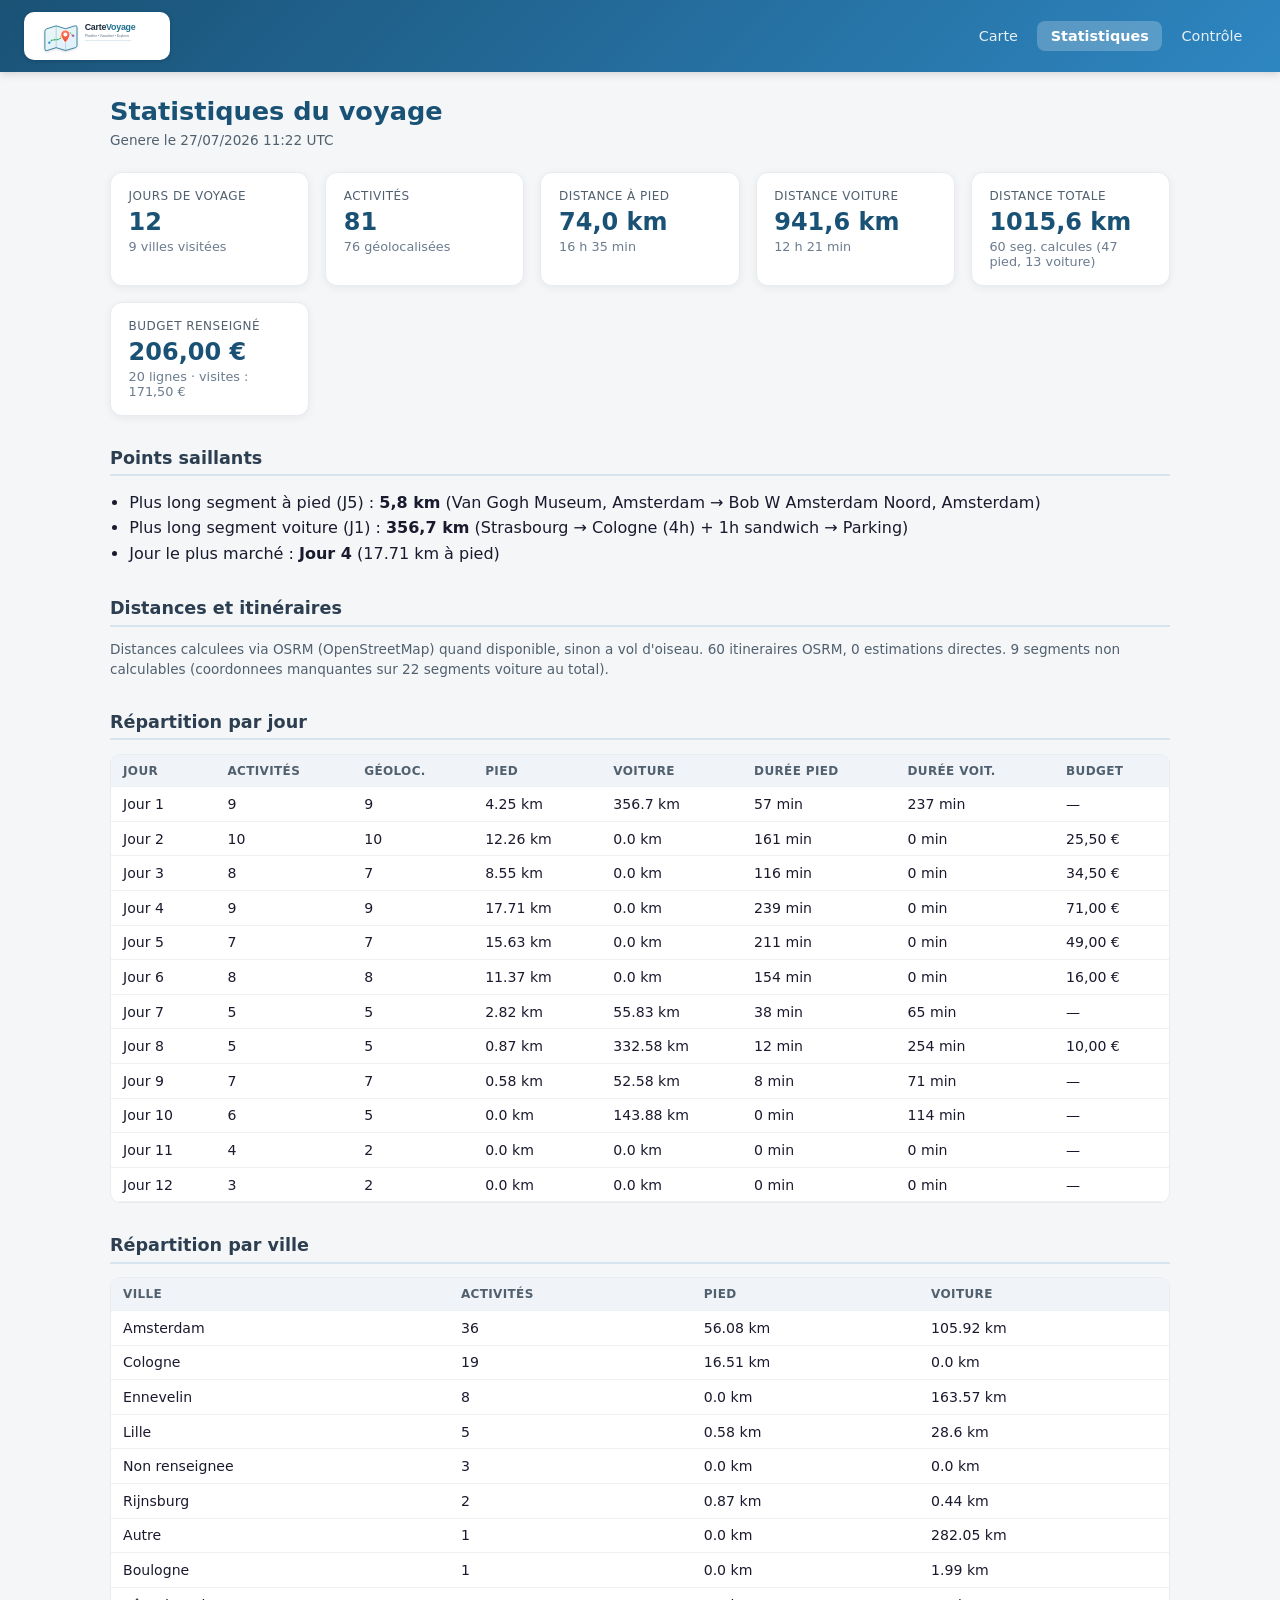
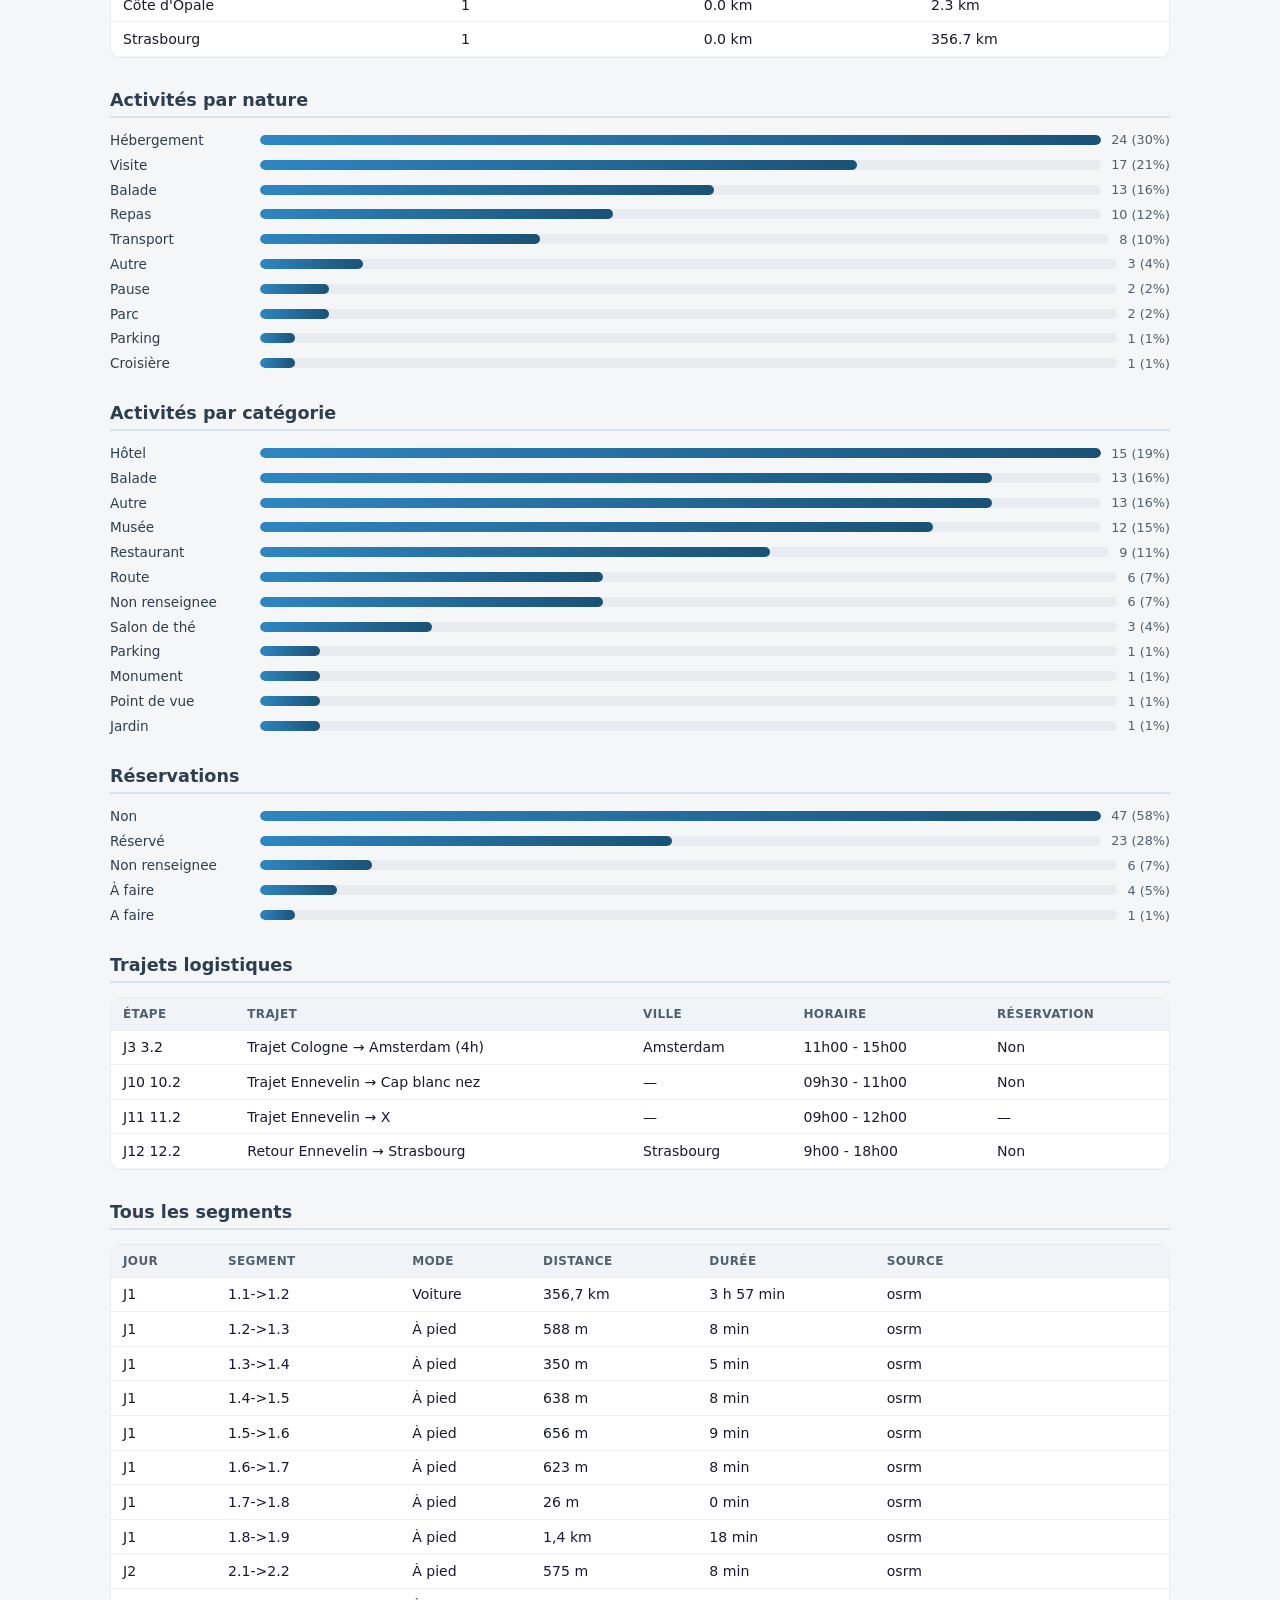
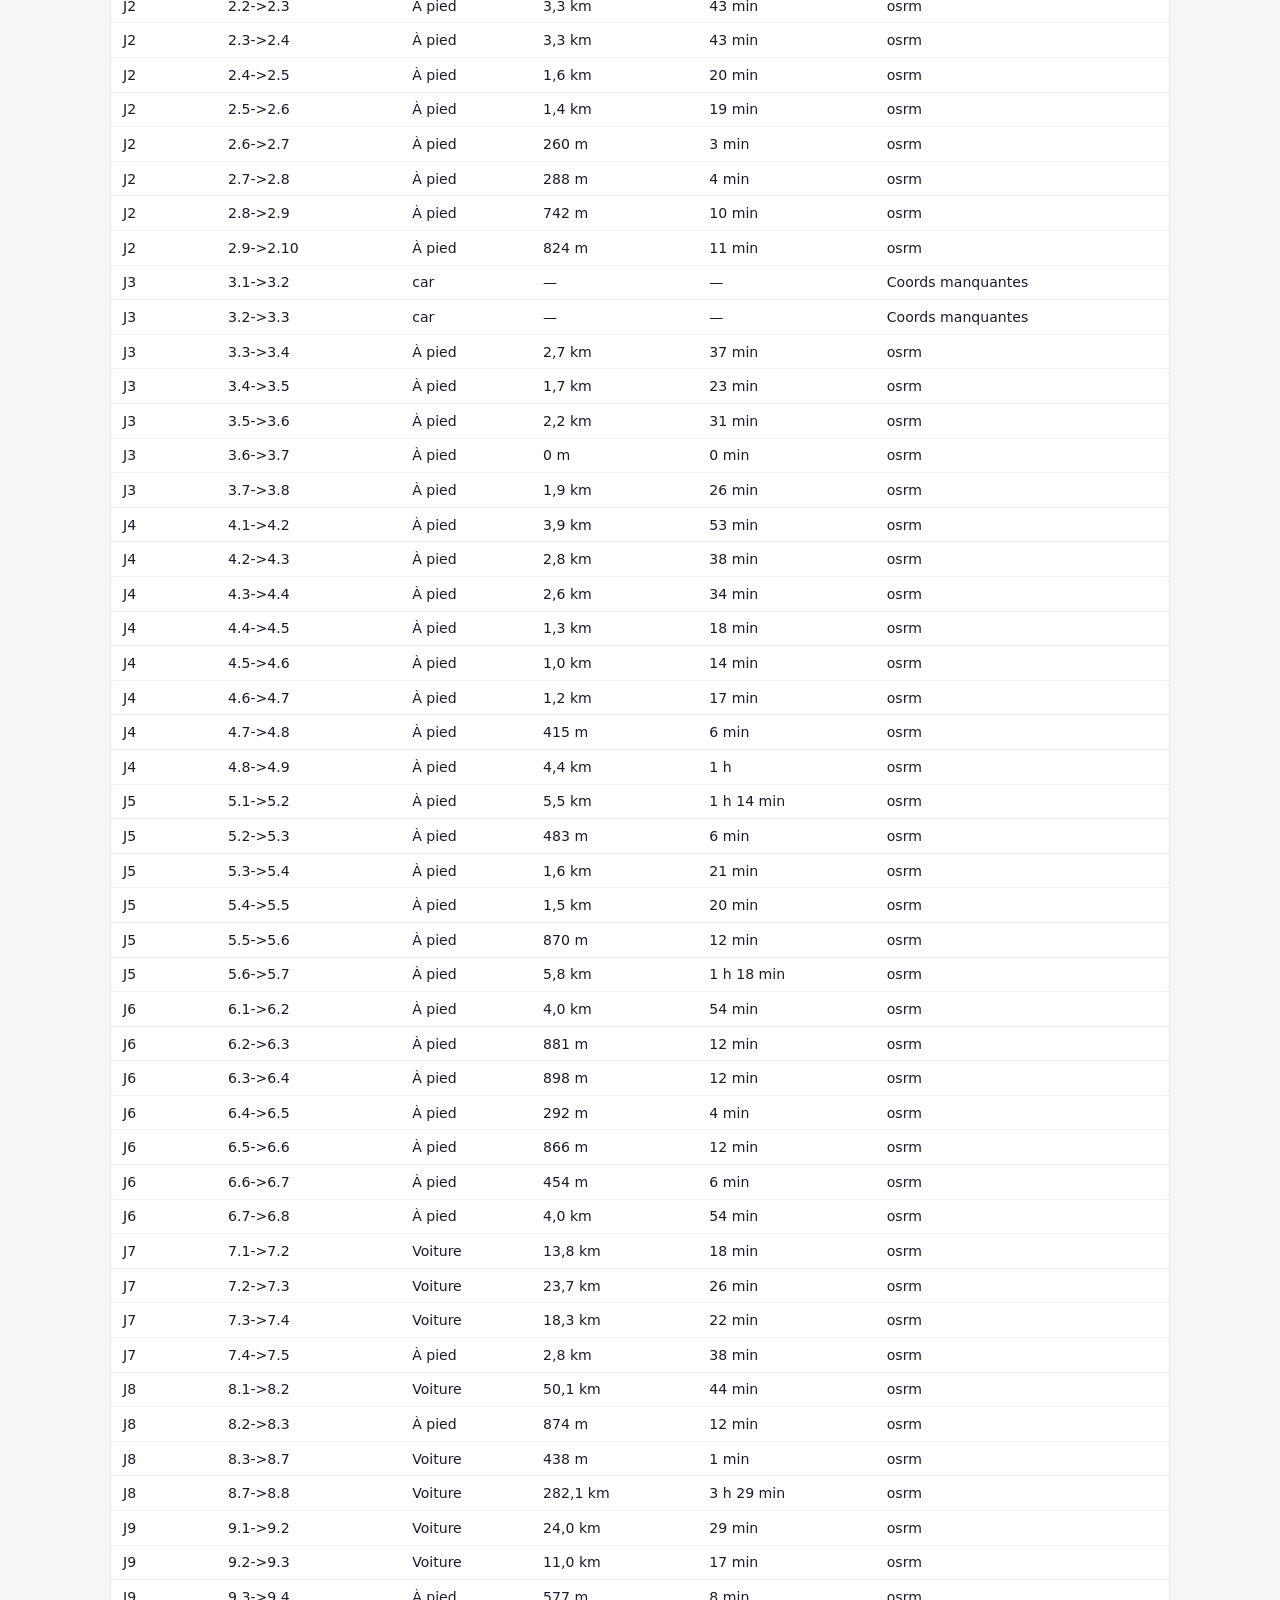
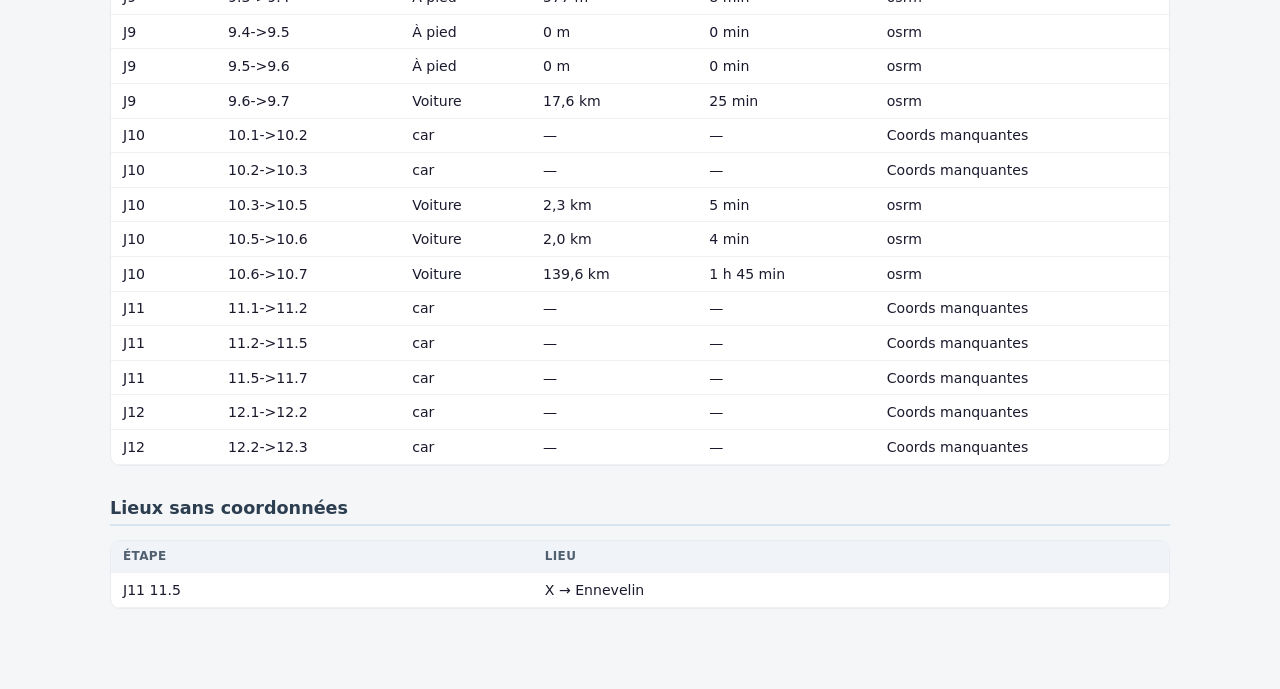
<file: web/stats.html>
<!DOCTYPE html>
<html lang="fr">
<head>
  <meta charset="UTF-8">
  <meta name="viewport" content="width=device-width, initial-scale=1.0">
  <title>Statistiques du voyage</title>
  <link rel="stylesheet" href="assets/css/map.css">
  <link rel="stylesheet" href="assets/css/stats.css">
</head>
<body class="stats-page">
  <header class="app-header">
    <a href="index.html" class="header-brand">
      <img src="assets/img/logo-cartevoyage.svg" alt="CarteVoyage" class="header-logo">
    </a>
    <nav class="header-nav" aria-label="Navigation principale">
      <a href="index.html" class="header-nav-link">Carte</a>
      <a href="stats.html" class="header-nav-link is-active">Statistiques</a>
      <a href="inspect.html" class="header-nav-link">Contrôle</a>
    </nav>
  </header>
  <main class="stats-main">
    <div class="stats-intro">
      <h1>Statistiques du voyage</h1>
      <p class="stats-generated">Genere le 27/07/2026 11:22 UTC</p>
    </div>
    <section class="stats-cards"><article class="stat-card"><p class="stat-card-label">Jours de voyage</p><p class="stat-card-value">12</p><p class="stat-card-hint">9 villes visitées</p></article><article class="stat-card"><p class="stat-card-label">Activités</p><p class="stat-card-value">81</p><p class="stat-card-hint">76 géolocalisées</p></article><article class="stat-card"><p class="stat-card-label">Distance à pied</p><p class="stat-card-value">74,0 km</p><p class="stat-card-hint">16 h 35 min</p></article><article class="stat-card"><p class="stat-card-label">Distance voiture</p><p class="stat-card-value">941,6 km</p><p class="stat-card-hint">12 h 21 min</p></article><article class="stat-card"><p class="stat-card-label">Distance totale</p><p class="stat-card-value">1015,6 km</p><p class="stat-card-hint">60 seg. calcules (47 pied, 13 voiture)</p></article><article class="stat-card"><p class="stat-card-label">Budget renseigné</p><p class="stat-card-value">206,00 €</p><p class="stat-card-hint">20 lignes · visites : 171,50 €</p></article></section><section class="stats-section"><h2>Points saillants</h2><ul class='stats-list'><li>Plus long segment à pied (J5) : <strong>5,8 km</strong> (Van Gogh Museum, Amsterdam → Bob W Amsterdam Noord, Amsterdam)</li><li>Plus long segment voiture (J1) : <strong>356,7 km</strong> (Strasbourg  → Cologne (4h) + 1h sandwich → Parking)</li><li>Jour le plus marché : <strong>Jour 4</strong> (17.71 km à pied)</li></ul></section><section class="stats-section"><h2>Distances et itinéraires</h2><p class='stats-note'>Distances calculees via OSRM (OpenStreetMap) quand disponible, sinon a vol d'oiseau. 60 itineraires OSRM, 0 estimations directes. 9 segments non calculables (coordonnees manquantes sur 22 segments voiture au total).</p></section><section class="stats-section"><h2>Répartition par jour</h2><div class="stats-table-wrap"><table class="stats-table"><thead><tr><th>Jour</th><th>Activités</th><th>Géoloc.</th><th>Pied</th><th>Voiture</th><th>Durée pied</th><th>Durée voit.</th><th>Budget</th></tr></thead><tbody><tr><td>Jour 1</td><td>9</td><td>9</td><td>4.25 km</td><td>356.7 km</td><td>57 min</td><td>237 min</td><td>—</td></tr><tr><td>Jour 2</td><td>10</td><td>10</td><td>12.26 km</td><td>0.0 km</td><td>161 min</td><td>0 min</td><td>25,50 €</td></tr><tr><td>Jour 3</td><td>8</td><td>7</td><td>8.55 km</td><td>0.0 km</td><td>116 min</td><td>0 min</td><td>34,50 €</td></tr><tr><td>Jour 4</td><td>9</td><td>9</td><td>17.71 km</td><td>0.0 km</td><td>239 min</td><td>0 min</td><td>71,00 €</td></tr><tr><td>Jour 5</td><td>7</td><td>7</td><td>15.63 km</td><td>0.0 km</td><td>211 min</td><td>0 min</td><td>49,00 €</td></tr><tr><td>Jour 6</td><td>8</td><td>8</td><td>11.37 km</td><td>0.0 km</td><td>154 min</td><td>0 min</td><td>16,00 €</td></tr><tr><td>Jour 7</td><td>5</td><td>5</td><td>2.82 km</td><td>55.83 km</td><td>38 min</td><td>65 min</td><td>—</td></tr><tr><td>Jour 8</td><td>5</td><td>5</td><td>0.87 km</td><td>332.58 km</td><td>12 min</td><td>254 min</td><td>10,00 €</td></tr><tr><td>Jour 9</td><td>7</td><td>7</td><td>0.58 km</td><td>52.58 km</td><td>8 min</td><td>71 min</td><td>—</td></tr><tr><td>Jour 10</td><td>6</td><td>5</td><td>0.0 km</td><td>143.88 km</td><td>0 min</td><td>114 min</td><td>—</td></tr><tr><td>Jour 11</td><td>4</td><td>2</td><td>0.0 km</td><td>0.0 km</td><td>0 min</td><td>0 min</td><td>—</td></tr><tr><td>Jour 12</td><td>3</td><td>2</td><td>0.0 km</td><td>0.0 km</td><td>0 min</td><td>0 min</td><td>—</td></tr></tbody></table></div></section><section class="stats-section"><h2>Répartition par ville</h2><div class="stats-table-wrap"><table class="stats-table"><thead><tr><th>Ville</th><th>Activités</th><th>Pied</th><th>Voiture</th></tr></thead><tbody><tr><td>Amsterdam</td><td>36</td><td>56.08 km</td><td>105.92 km</td></tr><tr><td>Cologne</td><td>19</td><td>16.51 km</td><td>0.0 km</td></tr><tr><td>Ennevelin</td><td>8</td><td>0.0 km</td><td>163.57 km</td></tr><tr><td>Lille</td><td>5</td><td>0.58 km</td><td>28.6 km</td></tr><tr><td>Non renseignee</td><td>3</td><td>0.0 km</td><td>0.0 km</td></tr><tr><td>Rijnsburg</td><td>2</td><td>0.87 km</td><td>0.44 km</td></tr><tr><td>Autre</td><td>1</td><td>0.0 km</td><td>282.05 km</td></tr><tr><td>Boulogne</td><td>1</td><td>0.0 km</td><td>1.99 km</td></tr><tr><td>Côte d'Opale</td><td>1</td><td>0.0 km</td><td>2.3 km</td></tr><tr><td>Strasbourg</td><td>1</td><td>0.0 km</td><td>356.7 km</td></tr></tbody></table></div></section><section class="stats-section"><h2>Activités par nature</h2><div class="stats-bars"><div class="stats-bar-row"><span class="stats-bar-label">Hébergement</span><div class="stats-bar-track"><div class="stats-bar-fill" style="width:100%"></div></div><span class="stats-bar-count">24 (30%)</span></div><div class="stats-bar-row"><span class="stats-bar-label">Visite</span><div class="stats-bar-track"><div class="stats-bar-fill" style="width:71%"></div></div><span class="stats-bar-count">17 (21%)</span></div><div class="stats-bar-row"><span class="stats-bar-label">Balade</span><div class="stats-bar-track"><div class="stats-bar-fill" style="width:54%"></div></div><span class="stats-bar-count">13 (16%)</span></div><div class="stats-bar-row"><span class="stats-bar-label">Repas</span><div class="stats-bar-track"><div class="stats-bar-fill" style="width:42%"></div></div><span class="stats-bar-count">10 (12%)</span></div><div class="stats-bar-row"><span class="stats-bar-label">Transport</span><div class="stats-bar-track"><div class="stats-bar-fill" style="width:33%"></div></div><span class="stats-bar-count">8 (10%)</span></div><div class="stats-bar-row"><span class="stats-bar-label">Autre</span><div class="stats-bar-track"><div class="stats-bar-fill" style="width:12%"></div></div><span class="stats-bar-count">3 (4%)</span></div><div class="stats-bar-row"><span class="stats-bar-label">Pause</span><div class="stats-bar-track"><div class="stats-bar-fill" style="width:8%"></div></div><span class="stats-bar-count">2 (2%)</span></div><div class="stats-bar-row"><span class="stats-bar-label">Parc</span><div class="stats-bar-track"><div class="stats-bar-fill" style="width:8%"></div></div><span class="stats-bar-count">2 (2%)</span></div><div class="stats-bar-row"><span class="stats-bar-label">Parking</span><div class="stats-bar-track"><div class="stats-bar-fill" style="width:4%"></div></div><span class="stats-bar-count">1 (1%)</span></div><div class="stats-bar-row"><span class="stats-bar-label">Croisière</span><div class="stats-bar-track"><div class="stats-bar-fill" style="width:4%"></div></div><span class="stats-bar-count">1 (1%)</span></div></div></section><section class="stats-section"><h2>Activités par catégorie</h2><div class="stats-bars"><div class="stats-bar-row"><span class="stats-bar-label">Hôtel</span><div class="stats-bar-track"><div class="stats-bar-fill" style="width:100%"></div></div><span class="stats-bar-count">15 (19%)</span></div><div class="stats-bar-row"><span class="stats-bar-label">Balade</span><div class="stats-bar-track"><div class="stats-bar-fill" style="width:87%"></div></div><span class="stats-bar-count">13 (16%)</span></div><div class="stats-bar-row"><span class="stats-bar-label">Autre</span><div class="stats-bar-track"><div class="stats-bar-fill" style="width:87%"></div></div><span class="stats-bar-count">13 (16%)</span></div><div class="stats-bar-row"><span class="stats-bar-label">Musée</span><div class="stats-bar-track"><div class="stats-bar-fill" style="width:80%"></div></div><span class="stats-bar-count">12 (15%)</span></div><div class="stats-bar-row"><span class="stats-bar-label">Restaurant</span><div class="stats-bar-track"><div class="stats-bar-fill" style="width:60%"></div></div><span class="stats-bar-count">9 (11%)</span></div><div class="stats-bar-row"><span class="stats-bar-label">Route</span><div class="stats-bar-track"><div class="stats-bar-fill" style="width:40%"></div></div><span class="stats-bar-count">6 (7%)</span></div><div class="stats-bar-row"><span class="stats-bar-label">Non renseignee</span><div class="stats-bar-track"><div class="stats-bar-fill" style="width:40%"></div></div><span class="stats-bar-count">6 (7%)</span></div><div class="stats-bar-row"><span class="stats-bar-label">Salon de thé</span><div class="stats-bar-track"><div class="stats-bar-fill" style="width:20%"></div></div><span class="stats-bar-count">3 (4%)</span></div><div class="stats-bar-row"><span class="stats-bar-label">Parking</span><div class="stats-bar-track"><div class="stats-bar-fill" style="width:7%"></div></div><span class="stats-bar-count">1 (1%)</span></div><div class="stats-bar-row"><span class="stats-bar-label">Monument</span><div class="stats-bar-track"><div class="stats-bar-fill" style="width:7%"></div></div><span class="stats-bar-count">1 (1%)</span></div><div class="stats-bar-row"><span class="stats-bar-label">Point de vue</span><div class="stats-bar-track"><div class="stats-bar-fill" style="width:7%"></div></div><span class="stats-bar-count">1 (1%)</span></div><div class="stats-bar-row"><span class="stats-bar-label">Jardin</span><div class="stats-bar-track"><div class="stats-bar-fill" style="width:7%"></div></div><span class="stats-bar-count">1 (1%)</span></div></div></section><section class="stats-section"><h2>Réservations</h2><div class="stats-bars"><div class="stats-bar-row"><span class="stats-bar-label">Non</span><div class="stats-bar-track"><div class="stats-bar-fill" style="width:100%"></div></div><span class="stats-bar-count">47 (58%)</span></div><div class="stats-bar-row"><span class="stats-bar-label">Réservé</span><div class="stats-bar-track"><div class="stats-bar-fill" style="width:49%"></div></div><span class="stats-bar-count">23 (28%)</span></div><div class="stats-bar-row"><span class="stats-bar-label">Non renseignee</span><div class="stats-bar-track"><div class="stats-bar-fill" style="width:13%"></div></div><span class="stats-bar-count">6 (7%)</span></div><div class="stats-bar-row"><span class="stats-bar-label">À faire</span><div class="stats-bar-track"><div class="stats-bar-fill" style="width:9%"></div></div><span class="stats-bar-count">4 (5%)</span></div><div class="stats-bar-row"><span class="stats-bar-label">A faire</span><div class="stats-bar-track"><div class="stats-bar-fill" style="width:4%"></div></div><span class="stats-bar-count">1 (1%)</span></div></div></section><section class="stats-section"><h2>Trajets logistiques</h2><div class="stats-table-wrap"><table class="stats-table"><thead><tr><th>Étape</th><th>Trajet</th><th>Ville</th><th>Horaire</th><th>Réservation</th></tr></thead><tbody><tr><td>J3 3.2</td><td>Trajet Cologne → Amsterdam (4h)</td><td>Amsterdam</td><td>11h00 - 15h00</td><td>Non</td></tr><tr><td>J10 10.2</td><td>Trajet Ennevelin → Cap blanc nez</td><td>—</td><td>09h30 - 11h00</td><td>Non</td></tr><tr><td>J11 11.2</td><td>Trajet Ennevelin → X</td><td>—</td><td>09h00 - 12h00</td><td>—</td></tr><tr><td>J12 12.2</td><td>Retour Ennevelin → Strasbourg</td><td>Strasbourg</td><td>9h00 - 18h00</td><td>Non</td></tr></tbody></table></div></section><section class="stats-section"><h2>Tous les segments</h2><div class="stats-table-wrap"><table class="stats-table"><thead><tr><th>Jour</th><th>Segment</th><th>Mode</th><th>Distance</th><th>Durée</th><th>Source</th></tr></thead><tbody><tr><td>J1</td><td>1.1-&gt;1.2</td><td>Voiture</td><td>356,7 km</td><td>3 h 57 min</td><td>osrm</td></tr><tr><td>J1</td><td>1.2-&gt;1.3</td><td>À pied</td><td>588 m</td><td>8 min</td><td>osrm</td></tr><tr><td>J1</td><td>1.3-&gt;1.4</td><td>À pied</td><td>350 m</td><td>5 min</td><td>osrm</td></tr><tr><td>J1</td><td>1.4-&gt;1.5</td><td>À pied</td><td>638 m</td><td>8 min</td><td>osrm</td></tr><tr><td>J1</td><td>1.5-&gt;1.6</td><td>À pied</td><td>656 m</td><td>9 min</td><td>osrm</td></tr><tr><td>J1</td><td>1.6-&gt;1.7</td><td>À pied</td><td>623 m</td><td>8 min</td><td>osrm</td></tr><tr><td>J1</td><td>1.7-&gt;1.8</td><td>À pied</td><td>26 m</td><td>0 min</td><td>osrm</td></tr><tr><td>J1</td><td>1.8-&gt;1.9</td><td>À pied</td><td>1,4 km</td><td>18 min</td><td>osrm</td></tr><tr><td>J2</td><td>2.1-&gt;2.2</td><td>À pied</td><td>575 m</td><td>8 min</td><td>osrm</td></tr><tr><td>J2</td><td>2.2-&gt;2.3</td><td>À pied</td><td>3,3 km</td><td>43 min</td><td>osrm</td></tr><tr><td>J2</td><td>2.3-&gt;2.4</td><td>À pied</td><td>3,3 km</td><td>43 min</td><td>osrm</td></tr><tr><td>J2</td><td>2.4-&gt;2.5</td><td>À pied</td><td>1,6 km</td><td>20 min</td><td>osrm</td></tr><tr><td>J2</td><td>2.5-&gt;2.6</td><td>À pied</td><td>1,4 km</td><td>19 min</td><td>osrm</td></tr><tr><td>J2</td><td>2.6-&gt;2.7</td><td>À pied</td><td>260 m</td><td>3 min</td><td>osrm</td></tr><tr><td>J2</td><td>2.7-&gt;2.8</td><td>À pied</td><td>288 m</td><td>4 min</td><td>osrm</td></tr><tr><td>J2</td><td>2.8-&gt;2.9</td><td>À pied</td><td>742 m</td><td>10 min</td><td>osrm</td></tr><tr><td>J2</td><td>2.9-&gt;2.10</td><td>À pied</td><td>824 m</td><td>11 min</td><td>osrm</td></tr><tr><td>J3</td><td>3.1-&gt;3.2</td><td>car</td><td>—</td><td>—</td><td>Coords manquantes</td></tr><tr><td>J3</td><td>3.2-&gt;3.3</td><td>car</td><td>—</td><td>—</td><td>Coords manquantes</td></tr><tr><td>J3</td><td>3.3-&gt;3.4</td><td>À pied</td><td>2,7 km</td><td>37 min</td><td>osrm</td></tr><tr><td>J3</td><td>3.4-&gt;3.5</td><td>À pied</td><td>1,7 km</td><td>23 min</td><td>osrm</td></tr><tr><td>J3</td><td>3.5-&gt;3.6</td><td>À pied</td><td>2,2 km</td><td>31 min</td><td>osrm</td></tr><tr><td>J3</td><td>3.6-&gt;3.7</td><td>À pied</td><td>0 m</td><td>0 min</td><td>osrm</td></tr><tr><td>J3</td><td>3.7-&gt;3.8</td><td>À pied</td><td>1,9 km</td><td>26 min</td><td>osrm</td></tr><tr><td>J4</td><td>4.1-&gt;4.2</td><td>À pied</td><td>3,9 km</td><td>53 min</td><td>osrm</td></tr><tr><td>J4</td><td>4.2-&gt;4.3</td><td>À pied</td><td>2,8 km</td><td>38 min</td><td>osrm</td></tr><tr><td>J4</td><td>4.3-&gt;4.4</td><td>À pied</td><td>2,6 km</td><td>34 min</td><td>osrm</td></tr><tr><td>J4</td><td>4.4-&gt;4.5</td><td>À pied</td><td>1,3 km</td><td>18 min</td><td>osrm</td></tr><tr><td>J4</td><td>4.5-&gt;4.6</td><td>À pied</td><td>1,0 km</td><td>14 min</td><td>osrm</td></tr><tr><td>J4</td><td>4.6-&gt;4.7</td><td>À pied</td><td>1,2 km</td><td>17 min</td><td>osrm</td></tr><tr><td>J4</td><td>4.7-&gt;4.8</td><td>À pied</td><td>415 m</td><td>6 min</td><td>osrm</td></tr><tr><td>J4</td><td>4.8-&gt;4.9</td><td>À pied</td><td>4,4 km</td><td>1 h</td><td>osrm</td></tr><tr><td>J5</td><td>5.1-&gt;5.2</td><td>À pied</td><td>5,5 km</td><td>1 h 14 min</td><td>osrm</td></tr><tr><td>J5</td><td>5.2-&gt;5.3</td><td>À pied</td><td>483 m</td><td>6 min</td><td>osrm</td></tr><tr><td>J5</td><td>5.3-&gt;5.4</td><td>À pied</td><td>1,6 km</td><td>21 min</td><td>osrm</td></tr><tr><td>J5</td><td>5.4-&gt;5.5</td><td>À pied</td><td>1,5 km</td><td>20 min</td><td>osrm</td></tr><tr><td>J5</td><td>5.5-&gt;5.6</td><td>À pied</td><td>870 m</td><td>12 min</td><td>osrm</td></tr><tr><td>J5</td><td>5.6-&gt;5.7</td><td>À pied</td><td>5,8 km</td><td>1 h 18 min</td><td>osrm</td></tr><tr><td>J6</td><td>6.1-&gt;6.2</td><td>À pied</td><td>4,0 km</td><td>54 min</td><td>osrm</td></tr><tr><td>J6</td><td>6.2-&gt;6.3</td><td>À pied</td><td>881 m</td><td>12 min</td><td>osrm</td></tr><tr><td>J6</td><td>6.3-&gt;6.4</td><td>À pied</td><td>898 m</td><td>12 min</td><td>osrm</td></tr><tr><td>J6</td><td>6.4-&gt;6.5</td><td>À pied</td><td>292 m</td><td>4 min</td><td>osrm</td></tr><tr><td>J6</td><td>6.5-&gt;6.6</td><td>À pied</td><td>866 m</td><td>12 min</td><td>osrm</td></tr><tr><td>J6</td><td>6.6-&gt;6.7</td><td>À pied</td><td>454 m</td><td>6 min</td><td>osrm</td></tr><tr><td>J6</td><td>6.7-&gt;6.8</td><td>À pied</td><td>4,0 km</td><td>54 min</td><td>osrm</td></tr><tr><td>J7</td><td>7.1-&gt;7.2</td><td>Voiture</td><td>13,8 km</td><td>18 min</td><td>osrm</td></tr><tr><td>J7</td><td>7.2-&gt;7.3</td><td>Voiture</td><td>23,7 km</td><td>26 min</td><td>osrm</td></tr><tr><td>J7</td><td>7.3-&gt;7.4</td><td>Voiture</td><td>18,3 km</td><td>22 min</td><td>osrm</td></tr><tr><td>J7</td><td>7.4-&gt;7.5</td><td>À pied</td><td>2,8 km</td><td>38 min</td><td>osrm</td></tr><tr><td>J8</td><td>8.1-&gt;8.2</td><td>Voiture</td><td>50,1 km</td><td>44 min</td><td>osrm</td></tr><tr><td>J8</td><td>8.2-&gt;8.3</td><td>À pied</td><td>874 m</td><td>12 min</td><td>osrm</td></tr><tr><td>J8</td><td>8.3-&gt;8.7</td><td>Voiture</td><td>438 m</td><td>1 min</td><td>osrm</td></tr><tr><td>J8</td><td>8.7-&gt;8.8</td><td>Voiture</td><td>282,1 km</td><td>3 h 29 min</td><td>osrm</td></tr><tr><td>J9</td><td>9.1-&gt;9.2</td><td>Voiture</td><td>24,0 km</td><td>29 min</td><td>osrm</td></tr><tr><td>J9</td><td>9.2-&gt;9.3</td><td>Voiture</td><td>11,0 km</td><td>17 min</td><td>osrm</td></tr><tr><td>J9</td><td>9.3-&gt;9.4</td><td>À pied</td><td>577 m</td><td>8 min</td><td>osrm</td></tr><tr><td>J9</td><td>9.4-&gt;9.5</td><td>À pied</td><td>0 m</td><td>0 min</td><td>osrm</td></tr><tr><td>J9</td><td>9.5-&gt;9.6</td><td>À pied</td><td>0 m</td><td>0 min</td><td>osrm</td></tr><tr><td>J9</td><td>9.6-&gt;9.7</td><td>Voiture</td><td>17,6 km</td><td>25 min</td><td>osrm</td></tr><tr><td>J10</td><td>10.1-&gt;10.2</td><td>car</td><td>—</td><td>—</td><td>Coords manquantes</td></tr><tr><td>J10</td><td>10.2-&gt;10.3</td><td>car</td><td>—</td><td>—</td><td>Coords manquantes</td></tr><tr><td>J10</td><td>10.3-&gt;10.5</td><td>Voiture</td><td>2,3 km</td><td>5 min</td><td>osrm</td></tr><tr><td>J10</td><td>10.5-&gt;10.6</td><td>Voiture</td><td>2,0 km</td><td>4 min</td><td>osrm</td></tr><tr><td>J10</td><td>10.6-&gt;10.7</td><td>Voiture</td><td>139,6 km</td><td>1 h 45 min</td><td>osrm</td></tr><tr><td>J11</td><td>11.1-&gt;11.2</td><td>car</td><td>—</td><td>—</td><td>Coords manquantes</td></tr><tr><td>J11</td><td>11.2-&gt;11.5</td><td>car</td><td>—</td><td>—</td><td>Coords manquantes</td></tr><tr><td>J11</td><td>11.5-&gt;11.7</td><td>car</td><td>—</td><td>—</td><td>Coords manquantes</td></tr><tr><td>J12</td><td>12.1-&gt;12.2</td><td>car</td><td>—</td><td>—</td><td>Coords manquantes</td></tr><tr><td>J12</td><td>12.2-&gt;12.3</td><td>car</td><td>—</td><td>—</td><td>Coords manquantes</td></tr></tbody></table></div></section><section class="stats-section"><h2>Lieux sans coordonnées</h2><div class="stats-table-wrap"><table class="stats-table"><thead><tr><th>Étape</th><th>Lieu</th></tr></thead><tbody><tr><td>J11 11.5</td><td>X → Ennevelin</td></tr></tbody></table></div></section>
  </main>
</body>
</html>
</file>
<file: web/assets/css/map.css>
*,
*::before,
*::after {
  box-sizing: border-box;
}

body {
  margin: 0;
  font-family: "Segoe UI", system-ui, -apple-system, sans-serif;
  color: #1a1a2e;
  background: #f4f6f8;
}

button:focus-visible,
input:focus-visible,
a:focus-visible,
summary:focus-visible {
  outline: 2px solid #2e86c1;
  outline-offset: 2px;
}

:root {
  --header-height: 72px;
}

.app-header {
  display: flex;
  align-items: center;
  gap: 1rem;
  background: linear-gradient(135deg, #1a5276 0%, #2e86c1 100%);
  color: #fff;
  padding: 0.75rem 1.5rem;
  min-height: var(--header-height);
  box-shadow: 0 2px 8px rgba(0, 0, 0, 0.15);
}

.header-brand {
  display: flex;
  align-items: center;
  text-decoration: none;
}

.header-nav {
  display: flex;
  gap: 0.35rem;
  margin-left: auto;
}

.header-nav-link {
  color: rgba(255, 255, 255, 0.88);
  text-decoration: none;
  font-size: 0.9rem;
  padding: 0.45rem 0.85rem;
  border-radius: 8px;
  transition: background 0.15s;
}

.header-nav-link:hover {
  background: rgba(255, 255, 255, 0.15);
  color: #fff;
}

.header-nav-link.is-active {
  background: rgba(255, 255, 255, 0.22);
  color: #fff;
  font-weight: 600;
}

.header-logo {
  display: block;
  height: 48px;
  width: auto;
  background: #fff;
  border-radius: 10px;
  padding: 6px 14px;
  box-shadow: 0 1px 4px rgba(0, 0, 0, 0.18);
}

.app-layout {
  display: flex;
  height: calc(100vh - var(--header-height));
  min-height: 400px;
}

.filters-panel {
  width: 300px;
  min-width: 250px;
  background: #fff;
  border-right: 1px solid #dde1e6;
  padding: 1rem;
  overflow-y: auto;
}

.filter-section {
  margin-bottom: 1.25rem;
}

.filter-section h3 {
  margin: 0 0 0.5rem;
  font-size: 0.8rem;
  text-transform: uppercase;
  letter-spacing: 0.05em;
  color: #51606f;
}

.filter-hint {
  margin: 0.5rem 0 0;
  font-size: 0.78rem;
  line-height: 1.35;
  color: #51606f;
}

.filter-section-trajets .filter-hint:first-of-type {
  margin-top: 0;
}

/* --- Pastilles de couleur (jours) --- */

.day-swatch {
  display: inline-block;
  flex: 0 0 14px;
  width: 14px;
  height: 14px;
  border-radius: 50%;
  border: 1px solid rgba(0, 0, 0, 0.18);
  box-shadow: inset 0 0 0 1px rgba(255, 255, 255, 0.35);
}

/* --- Filtres jours --- */

.filter-day-row {
  display: flex;
  align-items: center;
  gap: 0.4rem;
}

.filter-day-row > label {
  flex: 1;
  min-width: 0;
}

.filter-day-count {
  margin-left: auto;
  font-size: 0.72rem;
  color: #6b7c8f;
  white-space: nowrap;
}


.filter-day-only {
  flex-shrink: 0;
  border: 1px solid #c5d0db;
  background: #fff;
  color: #3d4f5f;
  font-size: 0.7rem;
  padding: 0.15rem 0.4rem;
  border-radius: 4px;
  cursor: pointer;
}

.filter-day-only:hover {
  background: #ebf5fb;
  border-color: #2e86c1;
  color: #1a5276;
}

/* --- Liste des visites --- */

.filter-visites-list {
  display: flex;
  flex-direction: column;
  gap: 0.4rem;
  max-height: 240px;
  overflow-y: auto;
  padding-right: 0.25rem;
}

.visites-day-group {
  border: 1px solid #e2e8f0;
  border-radius: 8px;
  background: #fafbfc;
  padding: 0.35rem 0.5rem 0.5rem;
}

.visites-day-group summary {
  cursor: pointer;
  font-size: 0.88rem;
  font-weight: 600;
  color: #1f6fa8;
  list-style: none;
  display: flex;
  align-items: center;
  gap: 0.45rem;
}

.visites-day-group summary::-webkit-details-marker {
  display: none;
}

.visites-items {
  display: flex;
  flex-direction: column;
  gap: 0.15rem;
  margin-top: 0.45rem;
}

.visite-item {
  display: flex;
  align-items: center;
  gap: 0.45rem;
  width: 100%;
  border: none;
  background: transparent;
  padding: 0.25rem 0.3rem;
  border-radius: 6px;
  cursor: pointer;
  text-align: left;
  font-size: 0.82rem;
  color: #1a1a2e;
}

.visite-item:hover {
  background: #ebf5fb;
}

.visite-item.is-car-hidden,
.visite-item:disabled {
  opacity: 0.55;
  cursor: not-allowed;
}

.visite-item:disabled:hover {
  background: transparent;
}

/* Ligne hébergement dans la liste des visites */
.visite-item--lodging {
  border-top: 1px solid #d5d8dc;
  border-bottom: 1px solid #d5d8dc;
  margin: 2px 0;
  background: #f8f9fa;
  font-weight: 600;
}

.visite-item--lodging:hover {
  background: #eaf2ff;
}

.visite-num {
  flex-shrink: 0;
  display: inline-flex;
  align-items: center;
  justify-content: center;
  min-width: 26px;
  height: 20px;
  padding: 0 5px;
  border-radius: 10px;
  color: #fff;
  font-weight: 700;
  font-size: 0.7rem;
}

/* Badge hébergement dans la liste des visites */
.visite-num--lodging {
  width: 24px;
  height: 24px;
  min-width: 24px;
  padding: 0;
  border-radius: 0;
  background: transparent !important;
  display: inline-flex;
  align-items: center;
  justify-content: center;
}

.visite-num--lodging svg {
  display: block;
}

.visite-name {
  overflow: hidden;
  text-overflow: ellipsis;
  white-space: nowrap;
}

/* --- Trajets --- */

.route-mode-toggle {
  display: flex;
  margin: 0.5rem 0 0.35rem;
  border: 1px solid #c5d0db;
  border-radius: 6px;
  overflow: hidden;
  background: #fff;
}

.route-mode-btn {
  flex: 1;
  padding: 0.45rem 0.5rem;
  border: none;
  background: transparent;
  color: #3d4f5f;
  cursor: pointer;
  font-size: 0.82rem;
  line-height: 1.2;
}

.route-mode-btn + .route-mode-btn {
  border-left: 1px solid #c5d0db;
}

.route-mode-btn.is-active {
  background: #1f6fa8;
  color: #fff;
  font-weight: 600;
}

.route-mode-btn:hover:not(.is-active) {
  background: #f4f6f8;
}

.route-mode-hint {
  margin-top: 0;
  margin-bottom: 0.35rem;
}

.trajets-actions {
  display: flex;
  gap: 0.5rem;
  margin: 0.5rem 0 0.75rem;
}

.map-view-toggle {
  display: flex;
  align-items: flex-start;
  gap: 0.45rem;
  margin: 0.15rem 0 0.35rem;
  font-size: 0.82rem;
  color: #3d4f5f;
  line-height: 1.35;
  cursor: pointer;
}

.map-view-toggle input {
  margin-top: 0.15rem;
  flex-shrink: 0;
}

.filter-section-map .filter-hint {
  margin-top: 0;
}

.btn-secondary {
  flex: 1;
  padding: 0.45rem 0.6rem;
  border: 1px solid #c5d0db;
  background: #fff;
  color: #3d4f5f;
  border-radius: 6px;
  cursor: pointer;
  font-size: 0.82rem;
}

.btn-secondary:hover {
  background: #f4f6f8;
}

.filter-trajets-list {
  display: flex;
  flex-direction: column;
  gap: 0.5rem;
  max-height: 280px;
  overflow-y: auto;
  padding-right: 0.25rem;
}

.trajets-day-group {
  border: 1px solid #e2e8f0;
  border-radius: 8px;
  background: #fafbfc;
  padding: 0.35rem 0.5rem 0.5rem;
}

.trajets-day-group summary {
  cursor: pointer;
  font-size: 0.88rem;
  font-weight: 600;
  color: #1f6fa8;
  list-style: none;
  display: flex;
  align-items: center;
  justify-content: space-between;
  gap: 0.5rem;
}

.trajets-day-group summary::-webkit-details-marker {
  display: none;
}

.trajets-day-total {
  margin-left: auto;
  font-size: 0.72rem;
  font-weight: 500;
  color: #51606f;
  white-space: nowrap;
}

.trajets-day-toggle {
  border: none;
  background: #ebf5fb;
  color: #1a5276;
  font-size: 0.75rem;
  padding: 0.2rem 0.45rem;
  border-radius: 4px;
  cursor: pointer;
  flex-shrink: 0;
}

.trajets-day-toggle:hover {
  background: #d6eaf8;
}

.trajets-segments {
  display: flex;
  flex-direction: column;
  gap: 0.25rem;
  margin-top: 0.45rem;
}

.trajets-segments label {
  display: flex;
  align-items: flex-start;
  gap: 0.45rem;
  font-size: 0.82rem;
  line-height: 1.3;
  cursor: pointer;
  padding: 0.2rem 0;
}

.trajets-segment-color {
  flex: 0 0 14px;
  width: 14px;
  height: 14px;
  margin-top: 0.15rem;
  border-radius: 3px;
  border: 1px solid rgba(0, 0, 0, 0.15);
  box-shadow: inset 0 0 0 1px rgba(255, 255, 255, 0.35);
}

.trajets-segments label.is-car-hidden {
  opacity: 0.55;
}

.trajets-segments label.is-disabled {
  opacity: 0.45;
  cursor: not-allowed;
}

.trajets-segment-label {
  display: block;
  min-width: 0;
}

.trajets-segment-sub {
  display: block;
  font-size: 0.74rem;
  color: #51606f;
}

.trajets-segment-meta {
  display: block;
  font-size: 0.72rem;
  font-weight: 600;
  color: #1f6fa8;
}

.trajets-segment-meta:empty {
  display: none;
}

/* --- Filtres generiques --- */

.filter-group {
  display: flex;
  flex-direction: column;
  gap: 0.35rem;
}

.filter-group label {
  display: flex;
  align-items: center;
  gap: 0.5rem;
  font-size: 0.9rem;
  cursor: pointer;
  padding: 0.25rem 0;
}

.filter-group input[type="checkbox"] {
  accent-color: #2e86c1;
}

.btn-reset {
  width: 100%;
  padding: 0.6rem;
  border: 1px solid #2e86c1;
  background: #fff;
  color: #2e86c1;
  border-radius: 6px;
  cursor: pointer;
  font-size: 0.9rem;
  margin-top: 0.5rem;
}

.btn-reset:hover {
  background: #ebf5fb;
}

.btn-close-filters {
  display: none;
}

/* --- Carte --- */

.map-container {
  flex: 1;
  position: relative;
}

#map {
  width: 100%;
  height: 100%;
}

.map-message {
  position: absolute;
  left: 50%;
  bottom: 1.25rem;
  transform: translateX(-50%);
  z-index: 1000;
  background: rgba(26, 26, 46, 0.88);
  color: #fff;
  font-size: 0.85rem;
  padding: 0.5rem 0.9rem;
  border-radius: 8px;
  box-shadow: 0 2px 8px rgba(0, 0, 0, 0.25);
  pointer-events: none;
  max-width: calc(100% - 2rem);
  text-align: center;
}

.locate-button {
  font-size: 18px;
  font-weight: 700;
  color: #1a5276;
}

.location-marker {
  background: transparent;
  border: none;
}

.location-dot {
  width: 16px;
  height: 16px;
  border-radius: 50%;
  background: #2e86c1;
  border: 3px solid #fff;
  box-shadow: 0 0 0 1px rgba(0, 0, 0, 0.25), 0 2px 6px rgba(0, 0, 0, 0.35);
}

/* --- Marqueurs hébergement --- */

.lodging-marker {
  background: transparent;
  border: none;
  /* Légère ombre portée pour que l'épingle ressorte sur la carte */
  filter: drop-shadow(0 3px 6px rgba(0, 0, 0, 0.4));
}

.lodging-marker > div {
  display: block;
  line-height: 0;
}

.numbered-marker {
  background: transparent;
  border: none;
}

.marker-number {
  display: inline-flex;
  align-items: center;
  justify-content: center;
  min-width: 28px;
  height: 28px;
  padding: 0 6px;
  border-radius: 14px;
  color: #fff;
  font-weight: 700;
  font-size: 12px;
  line-height: 1;
  white-space: nowrap;
  border: 2px solid #fff;
  box-shadow: 0 2px 6px rgba(0, 0, 0, 0.35);
}

/* --- Popups hébergement --- */

.lodging-popup-header {
  display: flex;
  align-items: center;
  gap: 0.5rem;
  margin-bottom: 0.4rem;
}

.lodging-popup-icon {
  flex-shrink: 0;
}

.lodging-popup-title {
  margin: 0;
  font-size: 1rem;
  color: #1a5276;
  flex: 1;
}

.lodging-base-label {
  font-size: 0.78rem !important;
  font-weight: 700;
  text-transform: uppercase;
  letter-spacing: 0.04em;
  color: #7d6608 !important;
  background: #fef9e7;
  border-left: 3px solid #f1c40f;
  padding: 0.2rem 0.5rem;
  margin: 0.25rem 0 0.5rem !important;
  border-radius: 0 3px 3px 0;
}

/* --- Popups --- */

.popup-content h3 {
  margin: 0 0 0.5rem;
  font-size: 1rem;
  color: #1a5276;
}

.popup-content .meta {
  margin: 0.25rem 0;
  font-size: 0.85rem;
  color: #444;
}

.popup-content .meta strong {
  color: #222;
}

.popup-content a {
  color: #1f6fa8;
  word-break: break-all;
}

.popup-content .badge {
  display: inline-block;
  padding: 0.15rem 0.5rem;
  border-radius: 4px;
  font-size: 0.75rem;
  background: #ebf5fb;
  color: #1a5276;
  margin-bottom: 0.5rem;
}

.popup-nav {
  display: flex;
  justify-content: space-between;
  gap: 0.5rem;
  margin-top: 0.6rem;
  padding-top: 0.5rem;
  border-top: 1px solid #e2e8f0;
}

.popup-nav-btn {
  border: 1px solid #c5d0db;
  background: #fff;
  color: #1a5276;
  font-size: 0.78rem;
  font-weight: 600;
  padding: 0.25rem 0.55rem;
  border-radius: 6px;
  cursor: pointer;
}

.popup-nav-btn:hover {
  background: #ebf5fb;
  border-color: #2e86c1;
}

/* ——— Mobile / tablette ——— */
@media (max-width: 768px) {
  body {
    -webkit-tap-highlight-color: transparent;
  }

  :root {
    --header-height: 60px;
  }

  .app-header {
    padding: 0.6rem 1rem;
    padding-top: max(0.6rem, env(safe-area-inset-top));
    padding-left: max(1rem, env(safe-area-inset-left));
    padding-right: max(1rem, env(safe-area-inset-right));
  }

  .header-logo {
    height: 36px;
    padding: 4px 10px;
    border-radius: 8px;
  }

  .app-layout {
    flex-direction: column;
    height: calc(100dvh - var(--header-height));
    min-height: 0;
  }

  .filters-panel {
    width: 100%;
    min-width: 0;
    flex-shrink: 0;
    border-right: none;
    border-bottom: 1px solid #dde1e6;
    padding: 0;
    overflow: visible;
    max-height: none;
  }

  .filters-details {
    margin: 0;
  }

  .filters-toggle {
    display: flex;
    align-items: center;
    justify-content: space-between;
    gap: 0.5rem;
    padding: 0.85rem 1rem;
    font-size: 1rem;
    font-weight: 600;
    cursor: pointer;
    list-style: none;
    user-select: none;
    min-height: 48px;
    background: #fff;
    border-bottom: 1px solid #eef1f4;
  }

  .filters-toggle::-webkit-details-marker {
    display: none;
  }

  .filters-toggle::after {
    content: "";
    width: 0.5rem;
    height: 0.5rem;
    border-right: 2px solid #51606f;
    border-bottom: 2px solid #51606f;
    transform: rotate(45deg);
    transition: transform 0.2s;
    flex-shrink: 0;
  }

  .filters-details[open] .filters-toggle::after {
    transform: rotate(-135deg);
  }

  .filters-body {
    max-height: 44vh;
    overflow-y: auto;
    -webkit-overflow-scrolling: touch;
    padding: 0.75rem 1rem 1rem;
  }

  .filters-details:not([open]) .filters-body {
    display: none;
  }

  .filter-group label {
    min-height: 44px;
    padding: 0.4rem 0;
  }

  .filter-group input[type="checkbox"] {
    width: 1.15rem;
    height: 1.15rem;
    flex-shrink: 0;
  }

  .filter-day-only {
    min-height: 36px;
    padding: 0.3rem 0.6rem;
    font-size: 0.78rem;
  }

  .visite-item {
    min-height: 40px;
  }

  .btn-reset {
    min-height: 44px;
    margin-bottom: 0.25rem;
  }

  .btn-close-filters {
    display: block;
    width: 100%;
    min-height: 44px;
    margin-top: 0.5rem;
    padding: 0.6rem;
    border: none;
    background: #2e86c1;
    color: #fff;
    font-size: 0.95rem;
    font-weight: 600;
    border-radius: 6px;
    cursor: pointer;
  }

  .btn-close-filters:active {
    background: #1a5276;
  }

  .map-container {
    flex: 1;
    min-height: 0;
    height: auto;
  }

  #map {
    touch-action: pan-x pan-y pinch-zoom;
  }

  .marker-number {
    min-width: 32px;
    height: 32px;
    padding: 0 8px;
    font-size: 13px;
    border-radius: 16px;
  }

  .leaflet-control-zoom a,
  .locate-button {
    width: 36px !important;
    height: 36px !important;
    line-height: 36px !important;
    font-size: 18px !important;
  }

  .leaflet-popup-content-wrapper {
    border-radius: 10px;
    max-width: calc(100vw - 3rem);
  }

  .leaflet-popup-content {
    margin: 0.75rem 1rem;
    font-size: 0.9rem;
    max-width: 280px;
  }

  .popup-content h3 {
    font-size: 0.95rem;
  }

  .popup-content .meta {
    font-size: 0.8rem;
  }

  .popup-nav-btn {
    min-height: 36px;
  }
}

@media (min-width: 769px) {
  .filters-toggle {
    display: none;
  }

  /* Le navigateur masque le contenu de <details> sans [open] — forcer l'affichage desktop */
  .filters-details .filters-body {
    display: block !important;
  }
}

@media (max-width: 480px) {
  .filters-body {
    max-height: 48vh;
  }

  .leaflet-popup-content {
    max-width: calc(100vw - 4rem);
  }
}
</file>
<file: web/assets/css/stats.css>
.stats-page {
  min-height: 100vh;
}

.stats-main {
  max-width: 1100px;
  margin: 0 auto;
  padding: 1.5rem 1.25rem 3rem;
}

.stats-intro h1 {
  margin: 0 0 0.35rem;
  font-size: 1.6rem;
  color: #1a5276;
}

.stats-generated {
  margin: 0 0 1.5rem;
  font-size: 0.85rem;
  color: #51606f;
}

.stats-cards {
  display: grid;
  grid-template-columns: repeat(auto-fit, minmax(180px, 1fr));
  gap: 1rem;
  margin-bottom: 2rem;
}

.stat-card {
  background: #fff;
  border-radius: 12px;
  padding: 1rem 1.1rem;
  box-shadow: 0 2px 8px rgba(0, 0, 0, 0.06);
  border: 1px solid #e8ecf0;
}

.stat-card-label {
  margin: 0;
  font-size: 0.75rem;
  text-transform: uppercase;
  letter-spacing: 0.04em;
  color: #51606f;
}

.stat-card-value {
  margin: 0.35rem 0 0.15rem;
  font-size: 1.5rem;
  font-weight: 700;
  color: #1a5276;
}

.stat-card-hint {
  margin: 0;
  font-size: 0.8rem;
  color: #6b7c8f;
}

.stats-section {
  margin-bottom: 2rem;
}

.stats-section h2 {
  margin: 0 0 0.85rem;
  font-size: 1.1rem;
  color: #2c3e50;
  border-bottom: 2px solid #d6e4f0;
  padding-bottom: 0.4rem;
}

.stats-note,
.stats-empty {
  margin: 0 0 0.75rem;
  font-size: 0.85rem;
  color: #51606f;
  line-height: 1.45;
}

.stats-list {
  margin: 0;
  padding-left: 1.2rem;
  line-height: 1.6;
}

.stats-table-wrap {
  overflow-x: auto;
  border-radius: 10px;
  border: 1px solid #e8ecf0;
  background: #fff;
}

.stats-table {
  width: 100%;
  border-collapse: collapse;
  font-size: 0.88rem;
}

.stats-table th,
.stats-table td {
  padding: 0.55rem 0.75rem;
  text-align: left;
  border-bottom: 1px solid #eef1f4;
}

.stats-table th {
  background: #f0f4f8;
  font-size: 0.75rem;
  text-transform: uppercase;
  letter-spacing: 0.03em;
  color: #51606f;
  white-space: nowrap;
}

.stats-table tbody tr:hover {
  background: #f8fafc;
}

.stats-bars {
  display: flex;
  flex-direction: column;
  gap: 0.55rem;
}

.stats-bar-row {
  display: grid;
  grid-template-columns: minmax(100px, 140px) 1fr auto;
  gap: 0.65rem;
  align-items: center;
}

.stats-bar-label {
  font-size: 0.85rem;
  color: #2c3e50;
}

.stats-bar-track {
  height: 10px;
  background: #e8ecf0;
  border-radius: 5px;
  overflow: hidden;
}

.stats-bar-fill {
  height: 100%;
  background: linear-gradient(90deg, #2e86c1, #1a5276);
  border-radius: 5px;
}

.stats-bar-count {
  font-size: 0.8rem;
  color: #51606f;
  white-space: nowrap;
}

.header-brand {
  display: flex;
  align-items: center;
  text-decoration: none;
}

.header-nav {
  display: flex;
  gap: 0.35rem;
  margin-left: auto;
}

.header-nav-link {
  color: rgba(255, 255, 255, 0.88);
  text-decoration: none;
  font-size: 0.9rem;
  padding: 0.45rem 0.85rem;
  border-radius: 8px;
  transition: background 0.15s;
}

.header-nav-link:hover {
  background: rgba(255, 255, 255, 0.15);
  color: #fff;
}

.header-nav-link.is-active {
  background: rgba(255, 255, 255, 0.22);
  color: #fff;
  font-weight: 600;
}

.app-header {
  gap: 1rem;
}

@media (max-width: 640px) {
  .stats-main {
    padding: 1rem 0.85rem 2rem;
  }

  .stats-bar-row {
    grid-template-columns: 1fr;
    gap: 0.25rem;
  }

  .header-nav-link {
    font-size: 0.82rem;
    padding: 0.4rem 0.6rem;
  }
}
</file>
